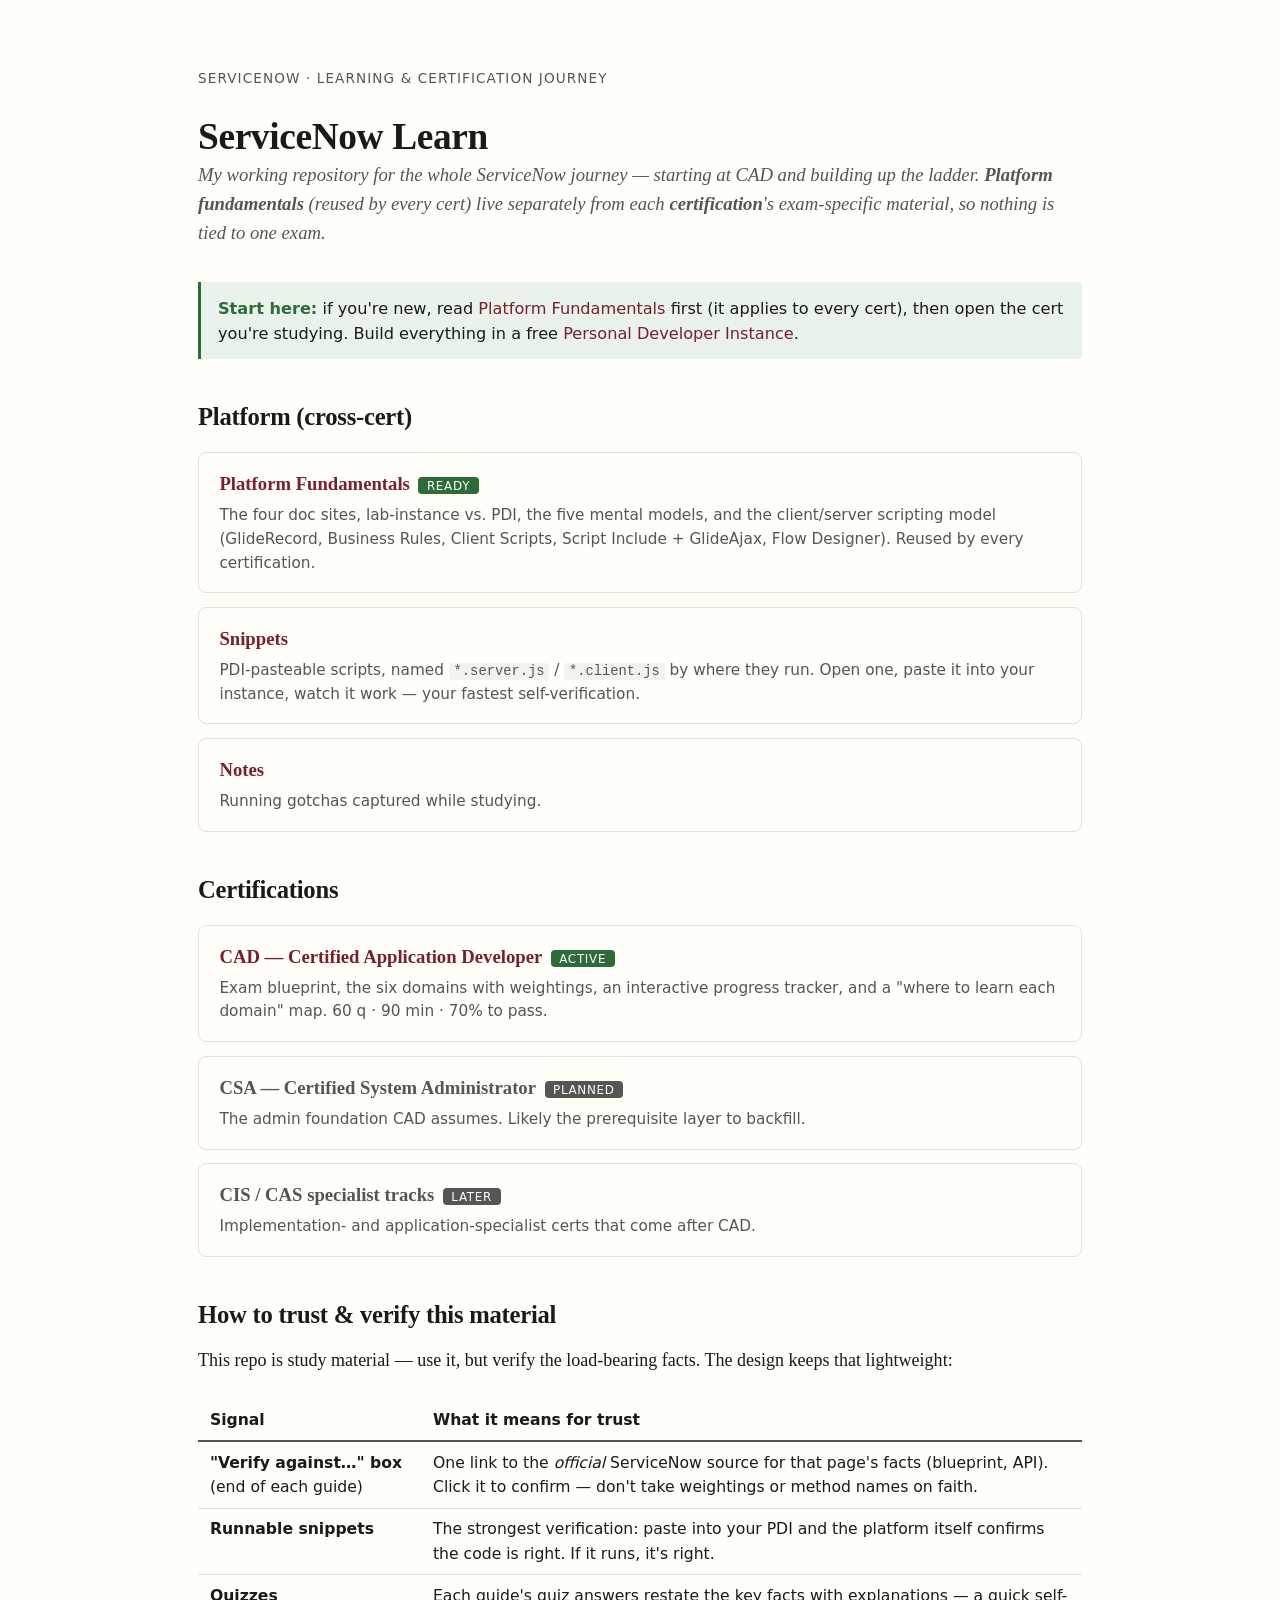
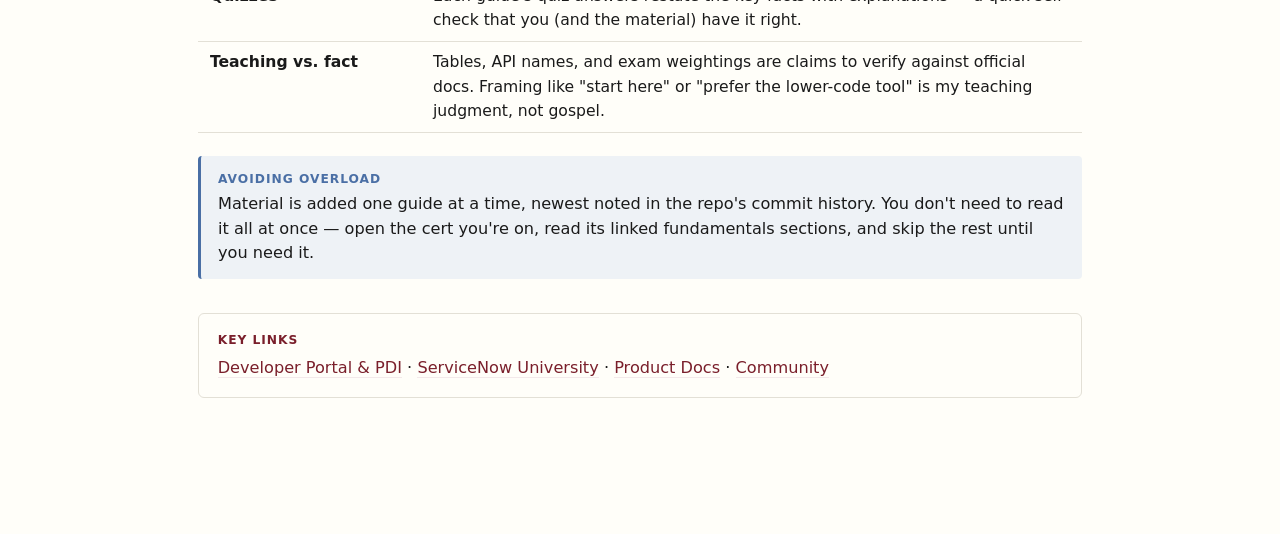
<file: index.html>
<!DOCTYPE html>
<html lang="en">
<head>
<meta charset="utf-8">
<meta name="viewport" content="width=device-width, initial-scale=1">
<title>ServiceNow Learn — Home</title>
<link rel="stylesheet" href="assets/style.css">
<style>
  .cards { list-style: none; padding: 0; margin: 1.2rem 0; }
  .cards li { border: 1px solid var(--rule); border-radius: 8px; padding: 1rem 1.2rem; margin: 0.8rem 0; }
  .cards a { font-size: 1.1rem; font-weight: 600; border: none; }
  .cards .muted { font-size: 1.1rem; font-weight: 600; color: var(--ink-soft); }
  .cards .desc { font-family: var(--font-ui); font-size: 0.9rem; color: var(--ink-soft); margin: 0.3rem 0 0; }
  .tag { font-family: var(--font-ui); font-size: 0.7rem; text-transform: uppercase; letter-spacing: 0.06em; color: #fff; background: var(--good); padding: 0.1rem 0.5rem; border-radius: 4px; margin-left: 0.5rem; vertical-align: middle; }
  .tag.soon { background: var(--ink-soft); }
</style>
</head>
<body>
<div class="wrap wrap--wide">

  <div class="crumbs">ServiceNow · Learning &amp; certification journey</div>
  <h1>ServiceNow Learn</h1>
  <p class="subtitle">My working repository for the whole ServiceNow journey — starting at CAD and building up the ladder. <strong>Platform fundamentals</strong> (reused by every cert) live separately from each <strong>certification</strong>'s exam-specific material, so nothing is tied to one exam.</p>

  <div class="win">
    <strong>Start here:</strong> if you're new, read <a href="platform/fundamentals/index.html">Platform Fundamentals</a>
    first (it applies to every cert), then open the cert you're studying. Build everything in a free
    <a href="https://developer.servicenow.com/dev.do">Personal Developer Instance</a>.
  </div>

  <h2>Platform (cross-cert)</h2>
  <ul class="cards">
    <li>
      <a href="platform/fundamentals/index.html">Platform Fundamentals</a><span class="tag">Ready</span>
      <p class="desc">The four doc sites, lab-instance vs. PDI, the five mental models, and the client/server scripting model (GlideRecord, Business Rules, Client Scripts, Script Include + GlideAjax, Flow Designer). Reused by every certification.</p>
    </li>
    <li>
      <a href="platform/snippets/">Snippets</a>
      <p class="desc">PDI-pasteable scripts, named <code>*.server.js</code> / <code>*.client.js</code> by where they run. Open one, paste it into your instance, watch it work — your fastest self-verification.</p>
    </li>
    <li>
      <a href="platform/notes/">Notes</a>
      <p class="desc">Running gotchas captured while studying.</p>
    </li>
  </ul>

  <h2>Certifications</h2>
  <ul class="cards">
    <li>
      <a href="certs/cad/index.html">CAD — Certified Application Developer</a><span class="tag">Active</span>
      <p class="desc">Exam blueprint, the six domains with weightings, an interactive progress tracker, and a "where to learn each domain" map. 60 q · 90 min · 70% to pass.</p>
    </li>
    <li>
      <span class="muted">CSA — Certified System Administrator</span><span class="tag soon">Planned</span>
      <p class="desc">The admin foundation CAD assumes. Likely the prerequisite layer to backfill.</p>
    </li>
    <li>
      <span class="muted">CIS / CAS specialist tracks</span><span class="tag soon">Later</span>
      <p class="desc">Implementation- and application-specialist certs that come after CAD.</p>
    </li>
  </ul>

  <h2>How to trust &amp; verify this material</h2>
  <p>This repo is study material — use it, but verify the load-bearing facts. The design keeps that lightweight:</p>
  <table>
    <tr><th>Signal</th><th>What it means for trust</th></tr>
    <tr><td><strong>"Verify against…" box</strong> (end of each guide)</td><td>One link to the <em>official</em> ServiceNow source for that page's facts (blueprint, API). Click it to confirm — don't take weightings or method names on faith.</td></tr>
    <tr><td><strong>Runnable snippets</strong></td><td>The strongest verification: paste into your PDI and the platform itself confirms the code is right. If it runs, it's right.</td></tr>
    <tr><td><strong>Quizzes</strong></td><td>Each guide's quiz answers restate the key facts with explanations — a quick self-check that you (and the material) have it right.</td></tr>
    <tr><td><strong>Teaching vs. fact</strong></td><td>Tables, API names, and exam weightings are claims to verify against official docs. Framing like "start here" or "prefer the lower-code tool" is my teaching judgment, not gospel.</td></tr>
  </table>
  <div class="note">
    <span class="label">Avoiding overload</span>
    Material is added one guide at a time, newest noted in the repo's commit history. You don't need to read it
    all at once — open the cert you're on, read its linked fundamentals sections, and skip the rest until you need it.
  </div>

  <div class="source">
    <span class="label">Key links</span>
    <a href="https://developer.servicenow.com/dev.do">Developer Portal &amp; PDI</a> ·
    <a href="https://learning.servicenow.com/">ServiceNow University</a> ·
    <a href="https://www.servicenow.com/docs/">Product Docs</a> ·
    <a href="https://www.servicenow.com/community/">Community</a>
  </div>

</div>
</body>
</html>
</file>
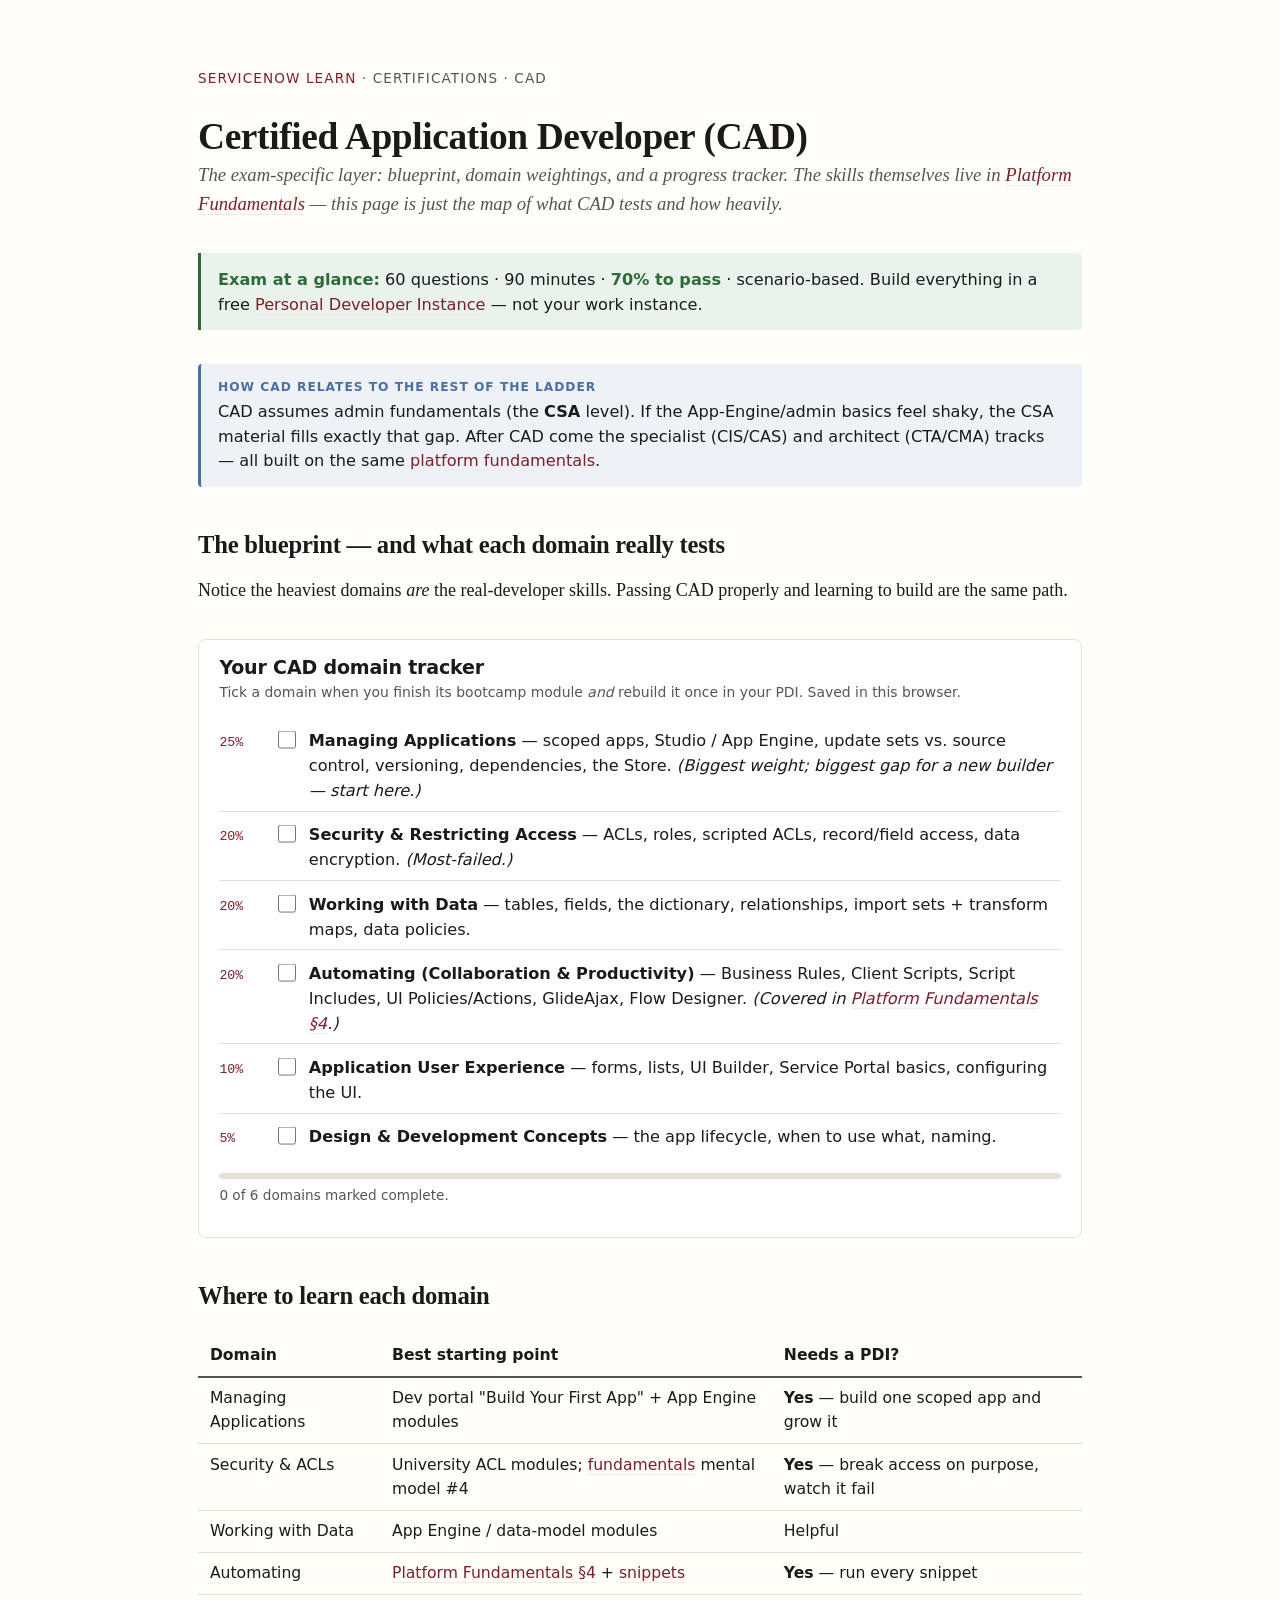
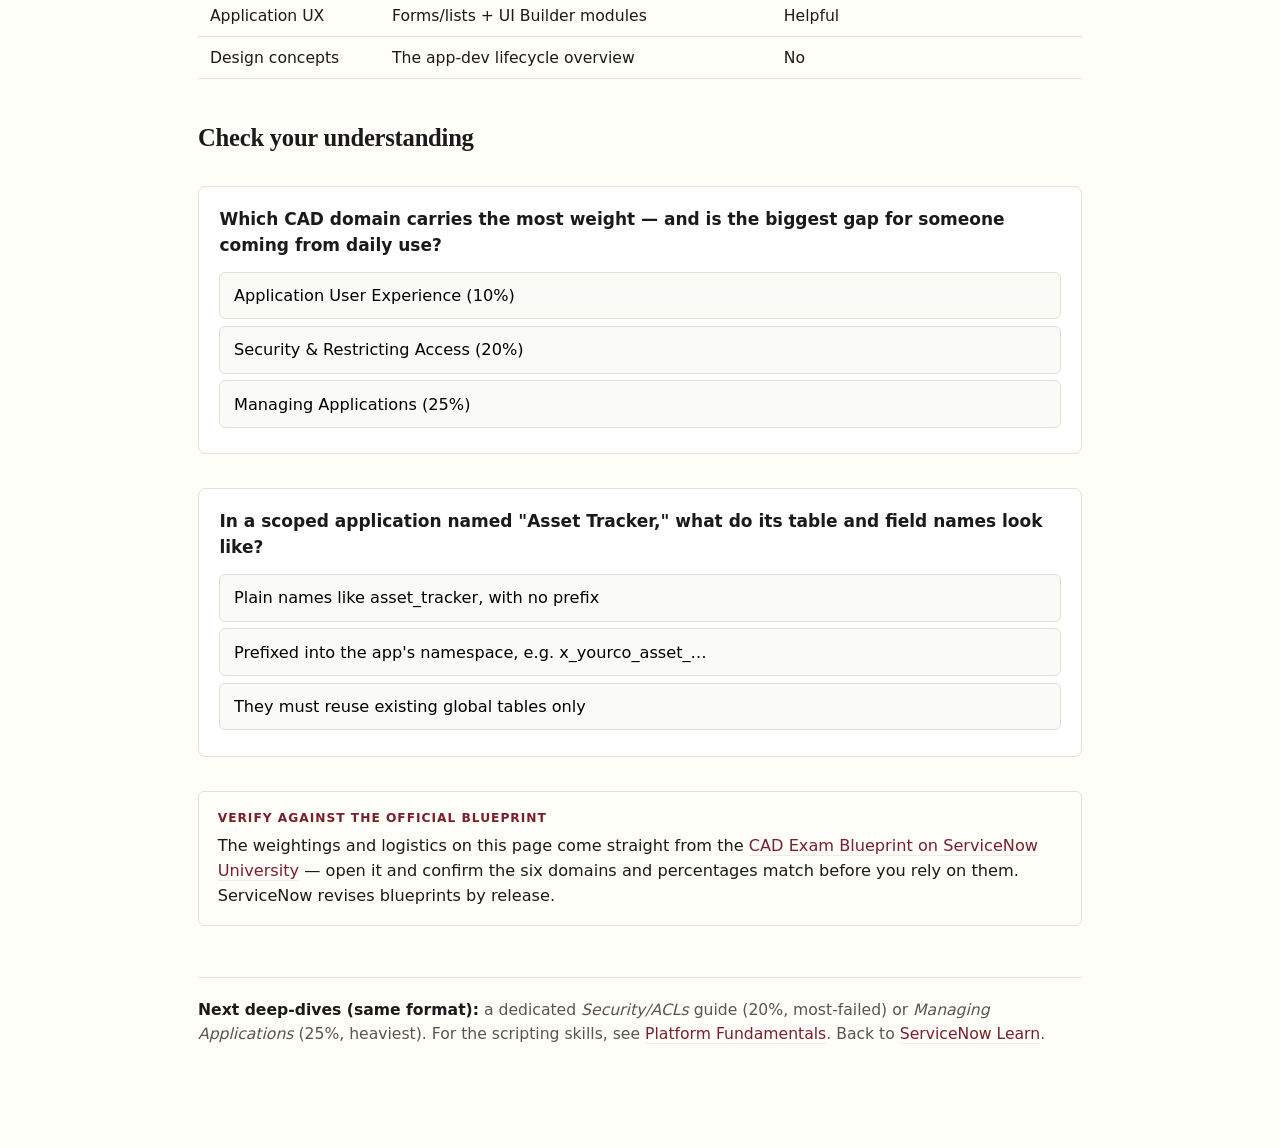
<file: certs/cad/index.html>
<!DOCTYPE html>
<html lang="en">
<head>
<meta charset="utf-8">
<meta name="viewport" content="width=device-width, initial-scale=1">
<title>ServiceNow CAD — Certified Application Developer</title>
<link rel="stylesheet" href="../../assets/style.css">
<style>
  .tracker { font-family: var(--font-ui); border: 1px solid var(--rule); border-radius: 8px; padding: 1rem 1.2rem; margin: 2rem 0; background: #fff; }
  .tracker h3 { margin: 0 0 0.2rem; }
  .tracker .hint { font-size: 0.82rem; color: var(--ink-soft); margin: 0 0 0.8rem; }
  .tracker ul { list-style: none; padding-left: 0; margin: 0; }
  .tracker li { display: flex; align-items: baseline; gap: 0.6rem; padding: 0.45rem 0; border-bottom: 1px solid var(--rule); font-size: 0.95rem; }
  .tracker li:last-child { border-bottom: none; }
  .tracker input[type=checkbox] { width: 1.05rem; height: 1.05rem; accent-color: var(--good); flex: 0 0 auto; transform: translateY(0.15rem); }
  .tracker .wt { font-family: var(--font-mono); font-size: 0.78rem; color: var(--accent); flex: 0 0 2.6rem; }
  .tracker label.done { text-decoration: line-through; color: var(--ink-soft); }
  .tracker .bar { height: 6px; background: var(--rule); border-radius: 3px; margin-top: 0.9rem; overflow: hidden; }
  .tracker .bar > span { display: block; height: 100%; width: 0; background: var(--good); transition: width .2s; }
  .tracker .pct { font-size: 0.8rem; color: var(--ink-soft); margin-top: 0.4rem; }
</style>
</head>
<body>
<div class="wrap wrap--wide">

  <div class="crumbs">
    <a href="../../index.html">ServiceNow Learn</a> · Certifications · CAD
  </div>
  <h1>Certified Application Developer (CAD)</h1>
  <p class="subtitle">The exam-specific layer: blueprint, domain weightings, and a progress tracker. The skills themselves live in <a href="../../platform/fundamentals/index.html">Platform Fundamentals</a> — this page is just the map of what CAD tests and how heavily.</p>

  <div class="win">
    <strong>Exam at a glance:</strong> 60 questions · 90 minutes · <strong>70% to pass</strong> · scenario-based.
    Build everything in a free <a href="https://developer.servicenow.com/dev.do">Personal Developer Instance</a> —
    not your work instance.
  </div>

  <div class="note">
    <span class="label">How CAD relates to the rest of the ladder</span>
    CAD assumes admin fundamentals (the <strong>CSA</strong> level). If the App-Engine/admin basics feel shaky, the
    CSA material fills exactly that gap. After CAD come the specialist (CIS/CAS) and architect (CTA/CMA) tracks —
    all built on the same <a href="../../platform/fundamentals/index.html">platform fundamentals</a>.
  </div>

  <h2>The blueprint — and what each domain really tests</h2>
  <p>Notice the heaviest domains <em>are</em> the real-developer skills. Passing CAD properly and learning to build are the same path.</p>

  <div class="tracker" id="tracker">
    <h3>Your CAD domain tracker</h3>
    <p class="hint">Tick a domain when you finish its bootcamp module <em>and</em> rebuild it once in your PDI. Saved in this browser.</p>
    <ul>
      <li><span class="wt">25%</span><input type="checkbox" id="d1"><label for="d1"><strong>Managing Applications</strong> — scoped apps, Studio / App Engine, update sets vs. source control, versioning, dependencies, the Store. <em>(Biggest weight; biggest gap for a new builder — start here.)</em></label></li>
      <li><span class="wt">20%</span><input type="checkbox" id="d2"><label for="d2"><strong>Security &amp; Restricting Access</strong> — ACLs, roles, scripted ACLs, record/field access, data encryption. <em>(Most-failed.)</em></label></li>
      <li><span class="wt">20%</span><input type="checkbox" id="d3"><label for="d3"><strong>Working with Data</strong> — tables, fields, the dictionary, relationships, import sets + transform maps, data policies.</label></li>
      <li><span class="wt">20%</span><input type="checkbox" id="d4"><label for="d4"><strong>Automating (Collaboration &amp; Productivity)</strong> — Business Rules, Client Scripts, Script Includes, UI Policies/Actions, GlideAjax, Flow Designer. <em>(Covered in <a href="../../platform/fundamentals/index.html">Platform Fundamentals §4</a>.)</em></label></li>
      <li><span class="wt">10%</span><input type="checkbox" id="d5"><label for="d5"><strong>Application User Experience</strong> — forms, lists, UI Builder, Service Portal basics, configuring the UI.</label></li>
      <li><span class="wt">5%</span><input type="checkbox" id="d6"><label for="d6"><strong>Design &amp; Development Concepts</strong> — the app lifecycle, when to use what, naming.</label></li>
    </ul>
    <div class="bar"><span id="bar"></span></div>
    <p class="pct" id="pct">0 of 6 domains marked complete.</p>
  </div>

  <h2>Where to learn each domain</h2>
  <table>
    <tr><th>Domain</th><th>Best starting point</th><th>Needs a PDI?</th></tr>
    <tr><td>Managing Applications</td><td>Dev portal "Build Your First App" + App Engine modules</td><td><strong>Yes</strong> — build one scoped app and grow it</td></tr>
    <tr><td>Security &amp; ACLs</td><td>University ACL modules; <a href="../../platform/fundamentals/index.html">fundamentals</a> mental model #4</td><td><strong>Yes</strong> — break access on purpose, watch it fail</td></tr>
    <tr><td>Working with Data</td><td>App Engine / data-model modules</td><td>Helpful</td></tr>
    <tr><td>Automating</td><td><a href="../../platform/fundamentals/index.html">Platform Fundamentals §4</a> + <a href="../../platform/snippets/">snippets</a></td><td><strong>Yes</strong> — run every snippet</td></tr>
    <tr><td>Application UX</td><td>Forms/lists + UI Builder modules</td><td>Helpful</td></tr>
    <tr><td>Design concepts</td><td>The app-dev lifecycle overview</td><td>No</td></tr>
  </table>

  <h2>Check your understanding</h2>
  <div class="quiz" data-answer="2">
    <p class="quiz-prompt">Which CAD domain carries the most weight — and is the biggest gap for someone coming from daily use?</p>
    <button class="quiz-choice">Application User Experience (10%)</button>
    <button class="quiz-choice">Security &amp; Restricting Access (20%)</button>
    <button class="quiz-choice">Managing Applications (25%)</button>
    <p class="quiz-explain"><strong>Managing Applications</strong> (scoped apps, Studio, update sets, versioning) is 25% and almost entirely new to a user who hasn't built before. Start there.</p>
  </div>
  <div class="quiz" data-answer="1">
    <p class="quiz-prompt">In a scoped application named "Asset Tracker," what do its table and field names look like?</p>
    <button class="quiz-choice">Plain names like asset_tracker, with no prefix</button>
    <button class="quiz-choice">Prefixed into the app's namespace, e.g. x_yourco_asset_…</button>
    <button class="quiz-choice">They must reuse existing global tables only</button>
    <p class="quiz-explain">A <strong>scoped app</strong> gets its own namespace (<code>x_&lt;company&gt;_&lt;app&gt;_…</code>), keeping its tables, fields, and scripts isolated from the global platform. That isolation is the whole point of the 25% Managing Applications domain.</p>
  </div>

  <div class="source">
    <span class="label">Verify against the official blueprint</span>
    The weightings and logistics on this page come straight from the
    <a href="https://learning.servicenow.com/lxp/en/credentials/certified-application-developer-mainline-exam-blueprint?id=kb_article_view&amp;sysparm_article=KB0011498">CAD Exam Blueprint on ServiceNow University</a> —
    open it and confirm the six domains and percentages match before you rely on them. ServiceNow revises blueprints by release.
  </div>

  <div class="teacher">
    <strong>Next deep-dives (same format):</strong> a dedicated <em>Security/ACLs</em> guide (20%, most-failed) or
    <em>Managing Applications</em> (25%, heaviest). For the scripting skills, see
    <a href="../../platform/fundamentals/index.html">Platform Fundamentals</a>. Back to
    <a href="../../index.html">ServiceNow Learn</a>.
  </div>

</div>

<script src="../../assets/quiz.js"></script>
<script>
  (function () {
    var KEY = 'cad-tracker-v1';
    var boxes = [...document.querySelectorAll('#tracker input[type=checkbox]')];
    var bar = document.getElementById('bar');
    var pct = document.getElementById('pct');
    var saved = JSON.parse(localStorage.getItem(KEY) || '{}');
    function render() {
      var done = 0;
      boxes.forEach(function (b) {
        var lbl = document.querySelector('label[for="' + b.id + '"]');
        if (b.checked) { done++; lbl.classList.add('done'); } else { lbl.classList.remove('done'); }
      });
      bar.style.width = Math.round((done / boxes.length) * 100) + '%';
      pct.textContent = done + ' of ' + boxes.length + ' domains marked complete.';
    }
    boxes.forEach(function (b) {
      if (saved[b.id]) b.checked = true;
      b.addEventListener('change', function () {
        saved[b.id] = b.checked;
        localStorage.setItem(KEY, JSON.stringify(saved));
        render();
      });
    });
    render();
  })();
</script>
</body>
</html>
</file>
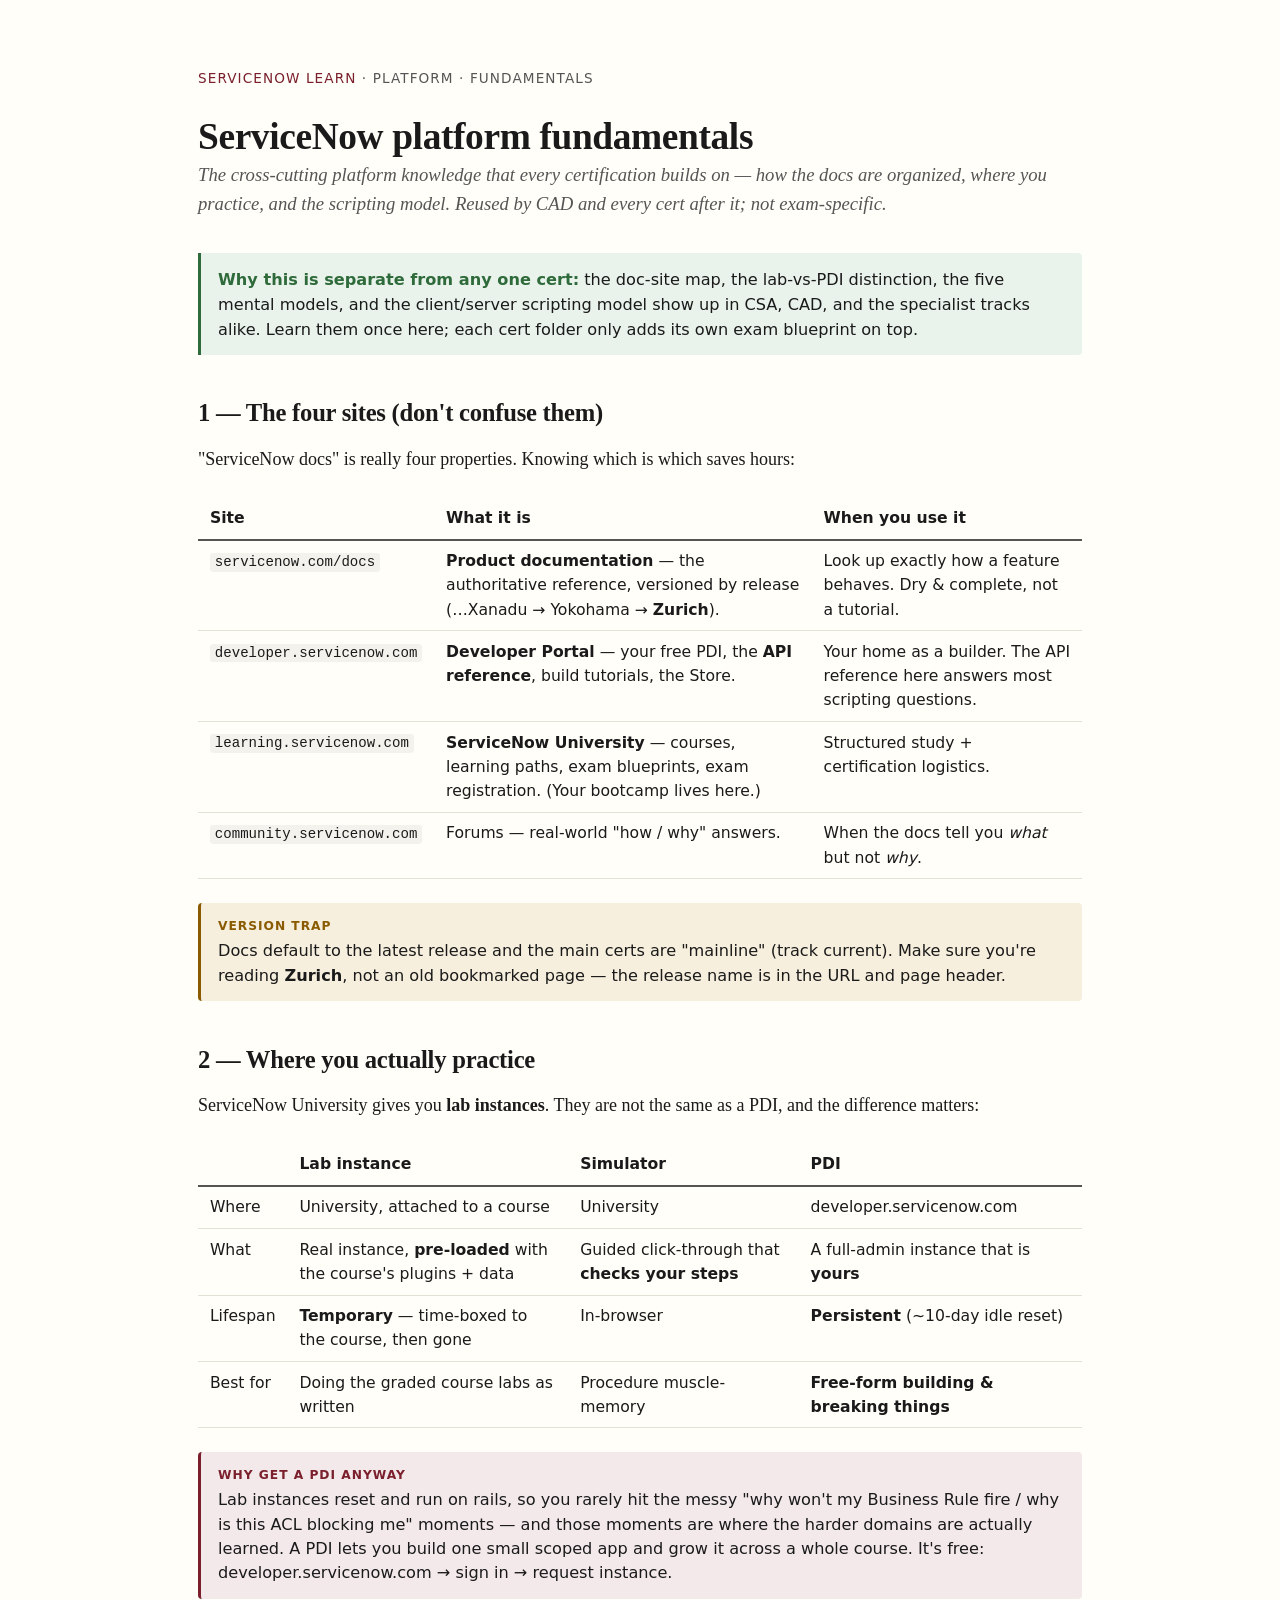
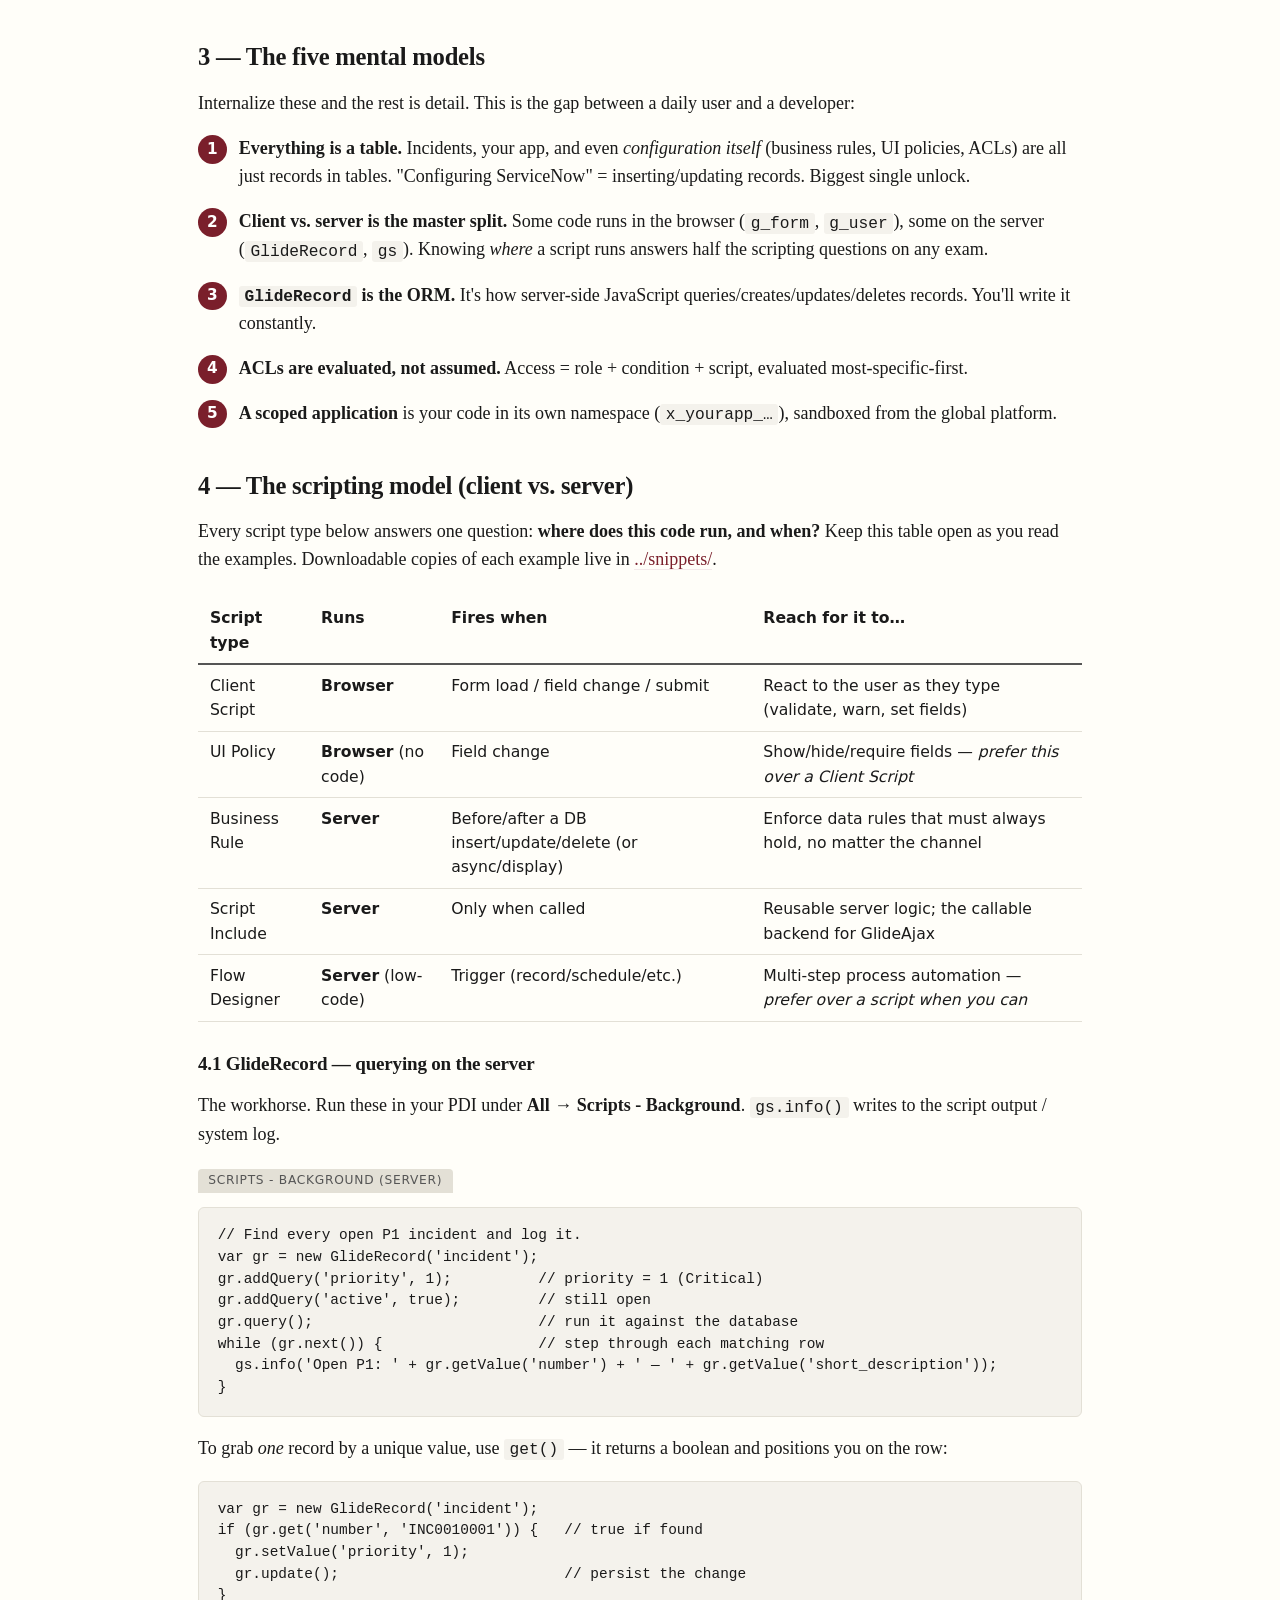
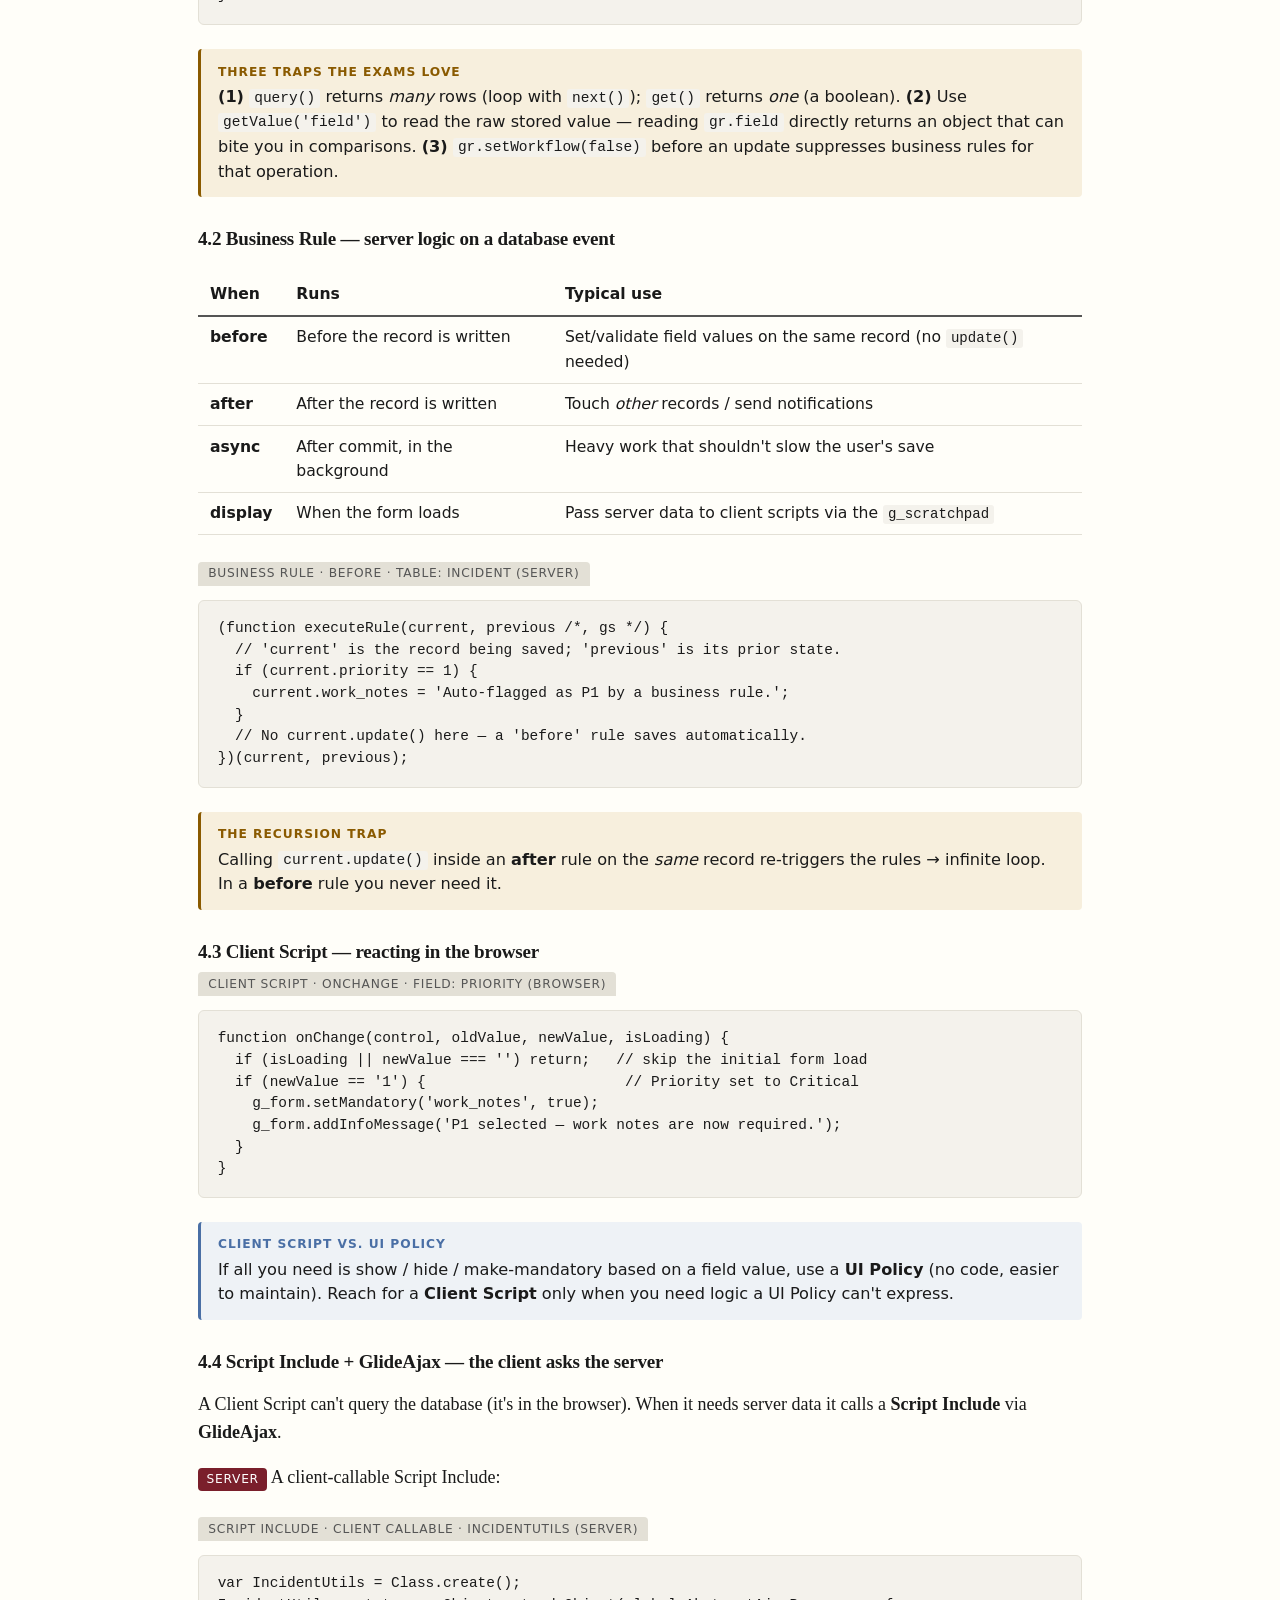
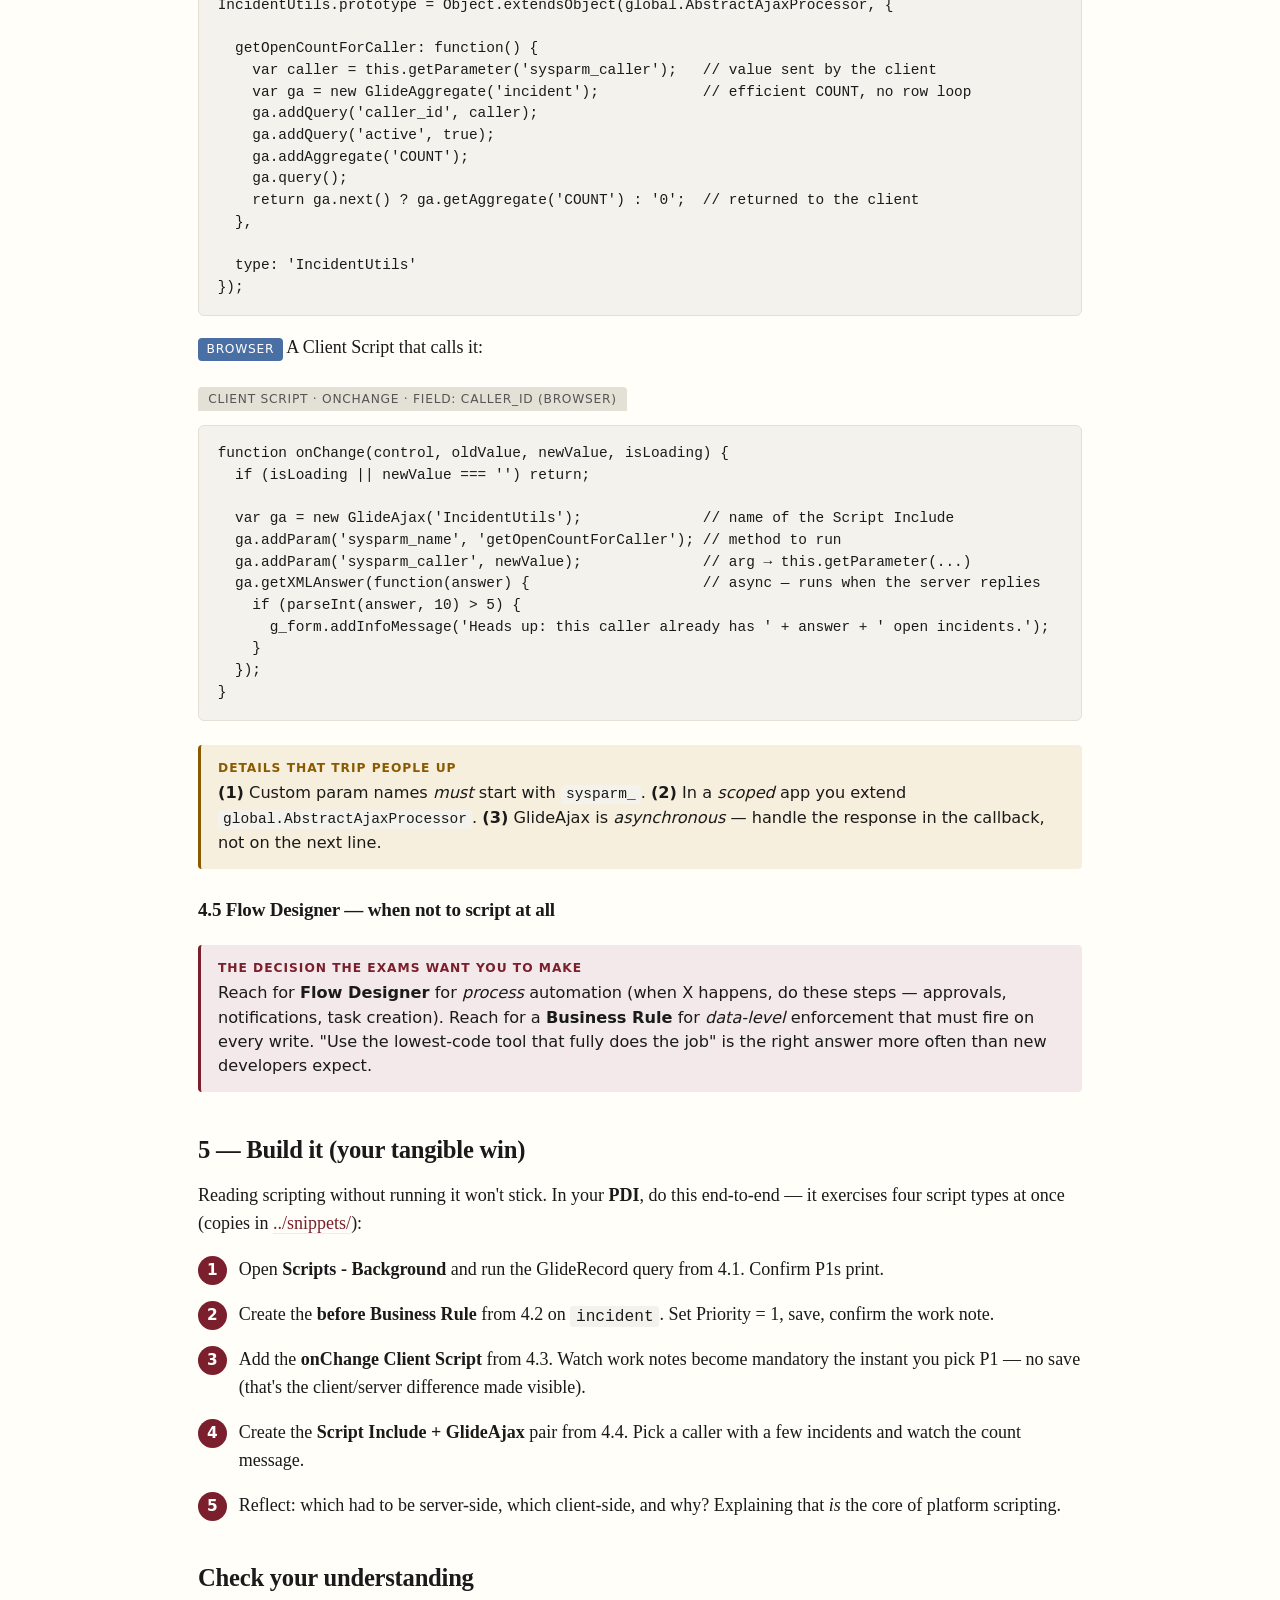
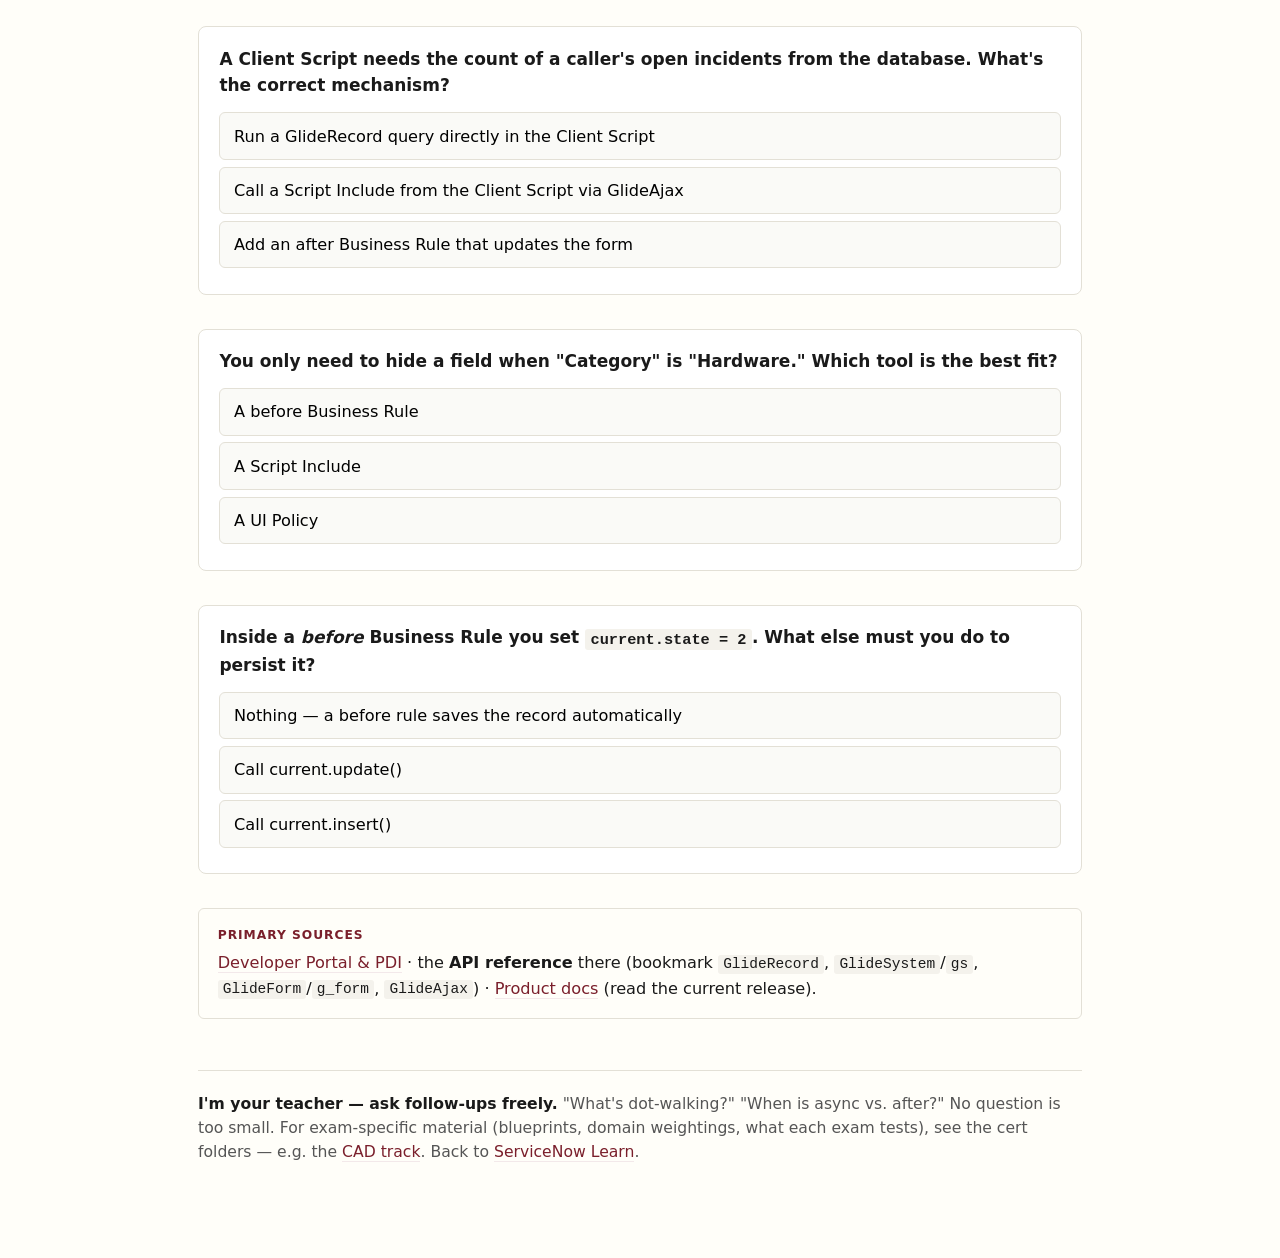
<file: platform/fundamentals/index.html>
<!DOCTYPE html>
<html lang="en">
<head>
<meta charset="utf-8">
<meta name="viewport" content="width=device-width, initial-scale=1">
<title>ServiceNow Platform Fundamentals</title>
<link rel="stylesheet" href="../../assets/style.css">
<style>
  .runs { font-family: var(--font-ui); font-size: 0.72rem; text-transform: uppercase; letter-spacing: 0.06em; color: #fff; background: var(--good); display: inline-block; padding: 0.12rem 0.5rem; border-radius: 4px; margin-bottom: 0.3rem; }
  .runs.client { background: #4a6fa5; }
  .runs.server { background: var(--accent); }
</style>
</head>
<body>
<div class="wrap wrap--wide">

  <div class="crumbs">
    <a href="../../index.html">ServiceNow Learn</a> · Platform · Fundamentals
  </div>
  <h1>ServiceNow platform fundamentals</h1>
  <p class="subtitle">The cross-cutting platform knowledge that every certification builds on — how the docs are organized, where you practice, and the scripting model. Reused by CAD and every cert after it; not exam-specific.</p>

  <div class="win">
    <strong>Why this is separate from any one cert:</strong> the doc-site map, the lab-vs-PDI distinction,
    the five mental models, and the client/server scripting model show up in CSA, CAD, and the specialist
    tracks alike. Learn them once here; each cert folder only adds its own exam blueprint on top.
  </div>

  <h2>1 — The four sites (don't confuse them)</h2>
  <p>"ServiceNow docs" is really four properties. Knowing which is which saves hours:</p>
  <table>
    <tr><th>Site</th><th>What it is</th><th>When you use it</th></tr>
    <tr><td><code>servicenow.com/docs</code></td><td><strong>Product documentation</strong> — the authoritative reference, versioned by release (…Xanadu → Yokohama → <strong>Zurich</strong>).</td><td>Look up exactly how a feature behaves. Dry &amp; complete, not a tutorial.</td></tr>
    <tr><td><code>developer.servicenow.com</code></td><td><strong>Developer Portal</strong> — your free PDI, the <strong>API reference</strong>, build tutorials, the Store.</td><td>Your home as a builder. The API reference here answers most scripting questions.</td></tr>
    <tr><td><code>learning.servicenow.com</code></td><td><strong>ServiceNow University</strong> — courses, learning paths, exam blueprints, exam registration. (Your bootcamp lives here.)</td><td>Structured study + certification logistics.</td></tr>
    <tr><td><code>community.servicenow.com</code></td><td>Forums — real-world "how / why" answers.</td><td>When the docs tell you <em>what</em> but not <em>why</em>.</td></tr>
  </table>
  <div class="gotcha">
    <span class="label">Version trap</span>
    Docs default to the latest release and the main certs are "mainline" (track current). Make sure you're
    reading <strong>Zurich</strong>, not an old bookmarked page — the release name is in the URL and page header.
  </div>

  <h2>2 — Where you actually practice</h2>
  <p>ServiceNow University gives you <strong>lab instances</strong>. They are not the same as a PDI, and the difference matters:</p>
  <table>
    <tr><th></th><th>Lab instance</th><th>Simulator</th><th>PDI</th></tr>
    <tr><td>Where</td><td>University, attached to a course</td><td>University</td><td>developer.servicenow.com</td></tr>
    <tr><td>What</td><td>Real instance, <strong>pre-loaded</strong> with the course's plugins + data</td><td>Guided click-through that <strong>checks your steps</strong></td><td>A full-admin instance that is <strong>yours</strong></td></tr>
    <tr><td>Lifespan</td><td><strong>Temporary</strong> — time-boxed to the course, then gone</td><td>In-browser</td><td><strong>Persistent</strong> (~10-day idle reset)</td></tr>
    <tr><td>Best for</td><td>Doing the graded course labs as written</td><td>Procedure muscle-memory</td><td><strong>Free-form building &amp; breaking things</strong></td></tr>
  </table>
  <div class="why">
    <span class="label">Why get a PDI anyway</span>
    Lab instances reset and run on rails, so you rarely hit the messy "why won't my Business Rule fire / why is
    this ACL blocking me" moments — and those moments are where the harder domains are actually learned. A PDI
    lets you build one small scoped app and grow it across a whole course. It's free: developer.servicenow.com →
    sign in → request instance.
  </div>

  <h2>3 — The five mental models</h2>
  <p>Internalize these and the rest is detail. This is the gap between a daily user and a developer:</p>
  <ol class="steps">
    <li><strong>Everything is a table.</strong> Incidents, your app, and even <em>configuration itself</em> (business rules, UI policies, ACLs) are all just records in tables. "Configuring ServiceNow" = inserting/updating records. Biggest single unlock.</li>
    <li><strong>Client vs. server is the master split.</strong> Some code runs in the browser (<code>g_form</code>, <code>g_user</code>), some on the server (<code>GlideRecord</code>, <code>gs</code>). Knowing <em>where</em> a script runs answers half the scripting questions on any exam.</li>
    <li><strong><code>GlideRecord</code> is the ORM.</strong> It's how server-side JavaScript queries/creates/updates/deletes records. You'll write it constantly.</li>
    <li><strong>ACLs are evaluated, not assumed.</strong> Access = role + condition + script, evaluated most-specific-first.</li>
    <li><strong>A scoped application</strong> is your code in its own namespace (<code>x_yourapp_…</code>), sandboxed from the global platform.</li>
  </ol>

  <h2>4 — The scripting model (client vs. server)</h2>
  <p>Every script type below answers one question: <strong>where does this code run, and when?</strong> Keep this table open as you read the examples. Downloadable copies of each example live in <a href="../snippets/">../snippets/</a>.</p>
  <table>
    <tr><th>Script type</th><th>Runs</th><th>Fires when</th><th>Reach for it to…</th></tr>
    <tr><td>Client Script</td><td><strong>Browser</strong></td><td>Form load / field change / submit</td><td>React to the user as they type (validate, warn, set fields)</td></tr>
    <tr><td>UI Policy</td><td><strong>Browser</strong> (no code)</td><td>Field change</td><td>Show/hide/require fields — <em>prefer this over a Client Script</em></td></tr>
    <tr><td>Business Rule</td><td><strong>Server</strong></td><td>Before/after a DB insert/update/delete (or async/display)</td><td>Enforce data rules that must always hold, no matter the channel</td></tr>
    <tr><td>Script Include</td><td><strong>Server</strong></td><td>Only when called</td><td>Reusable server logic; the callable backend for GlideAjax</td></tr>
    <tr><td>Flow Designer</td><td><strong>Server</strong> (low-code)</td><td>Trigger (record/schedule/etc.)</td><td>Multi-step process automation — <em>prefer over a script when you can</em></td></tr>
  </table>

  <h3>4.1 GlideRecord — querying on the server</h3>
  <p>The workhorse. Run these in your PDI under <strong>All → Scripts - Background</strong>. <code>gs.info()</code> writes to the script output / system log.</p>
  <span class="filename">Scripts - Background (server)</span>
<pre><code>// Find every open P1 incident and log it.
var gr = new GlideRecord('incident');
gr.addQuery('priority', 1);          // priority = 1 (Critical)
gr.addQuery('active', true);         // still open
gr.query();                          // run it against the database
while (gr.next()) {                  // step through each matching row
  gs.info('Open P1: ' + gr.getValue('number') + ' — ' + gr.getValue('short_description'));
}</code></pre>
  <p>To grab <em>one</em> record by a unique value, use <code>get()</code> — it returns a boolean and positions you on the row:</p>
<pre><code>var gr = new GlideRecord('incident');
if (gr.get('number', 'INC0010001')) {   // true if found
  gr.setValue('priority', 1);
  gr.update();                          // persist the change
}</code></pre>
  <div class="gotcha">
    <span class="label">Three traps the exams love</span>
    <strong>(1)</strong> <code>query()</code> returns <em>many</em> rows (loop with <code>next()</code>); <code>get()</code> returns <em>one</em> (a boolean).
    <strong>(2)</strong> Use <code>getValue('field')</code> to read the raw stored value — reading <code>gr.field</code> directly returns an object that can bite you in comparisons.
    <strong>(3)</strong> <code>gr.setWorkflow(false)</code> before an update suppresses business rules for that operation.
  </div>

  <h3>4.2 Business Rule — server logic on a database event</h3>
  <table>
    <tr><th>When</th><th>Runs</th><th>Typical use</th></tr>
    <tr><td><strong>before</strong></td><td>Before the record is written</td><td>Set/validate field values on the same record (no <code>update()</code> needed)</td></tr>
    <tr><td><strong>after</strong></td><td>After the record is written</td><td>Touch <em>other</em> records / send notifications</td></tr>
    <tr><td><strong>async</strong></td><td>After commit, in the background</td><td>Heavy work that shouldn't slow the user's save</td></tr>
    <tr><td><strong>display</strong></td><td>When the form loads</td><td>Pass server data to client scripts via the <code>g_scratchpad</code></td></tr>
  </table>
  <span class="filename">Business Rule · before · table: incident (server)</span>
<pre><code>(function executeRule(current, previous /*, gs */) {
  // 'current' is the record being saved; 'previous' is its prior state.
  if (current.priority == 1) {
    current.work_notes = 'Auto-flagged as P1 by a business rule.';
  }
  // No current.update() here — a 'before' rule saves automatically.
})(current, previous);</code></pre>
  <div class="gotcha">
    <span class="label">The recursion trap</span>
    Calling <code>current.update()</code> inside an <strong>after</strong> rule on the <em>same</em> record re-triggers
    the rules → infinite loop. In a <strong>before</strong> rule you never need it.
  </div>

  <h3>4.3 Client Script — reacting in the browser</h3>
  <span class="filename">Client Script · onChange · field: priority (browser)</span>
<pre><code>function onChange(control, oldValue, newValue, isLoading) {
  if (isLoading || newValue === '') return;   // skip the initial form load
  if (newValue == '1') {                       // Priority set to Critical
    g_form.setMandatory('work_notes', true);
    g_form.addInfoMessage('P1 selected — work notes are now required.');
  }
}</code></pre>
  <div class="note">
    <span class="label">Client Script vs. UI Policy</span>
    If all you need is show / hide / make-mandatory based on a field value, use a <strong>UI Policy</strong> (no code,
    easier to maintain). Reach for a <strong>Client Script</strong> only when you need logic a UI Policy can't express.
  </div>

  <h3>4.4 Script Include + GlideAjax — the client asks the server</h3>
  <p>A Client Script can't query the database (it's in the browser). When it needs server data it calls a
  <strong>Script Include</strong> via <strong>GlideAjax</strong>.</p>
  <p><span class="runs server">Server</span> A client-callable Script Include:</p>
  <span class="filename">Script Include · client callable · IncidentUtils (server)</span>
<pre><code>var IncidentUtils = Class.create();
IncidentUtils.prototype = Object.extendsObject(global.AbstractAjaxProcessor, {

  getOpenCountForCaller: function() {
    var caller = this.getParameter('sysparm_caller');   // value sent by the client
    var ga = new GlideAggregate('incident');            // efficient COUNT, no row loop
    ga.addQuery('caller_id', caller);
    ga.addQuery('active', true);
    ga.addAggregate('COUNT');
    ga.query();
    return ga.next() ? ga.getAggregate('COUNT') : '0';  // returned to the client
  },

  type: 'IncidentUtils'
});</code></pre>
  <p><span class="runs client">Browser</span> A Client Script that calls it:</p>
  <span class="filename">Client Script · onChange · field: caller_id (browser)</span>
<pre><code>function onChange(control, oldValue, newValue, isLoading) {
  if (isLoading || newValue === '') return;

  var ga = new GlideAjax('IncidentUtils');              // name of the Script Include
  ga.addParam('sysparm_name', 'getOpenCountForCaller'); // method to run
  ga.addParam('sysparm_caller', newValue);              // arg → this.getParameter(...)
  ga.getXMLAnswer(function(answer) {                    // async — runs when the server replies
    if (parseInt(answer, 10) &gt; 5) {
      g_form.addInfoMessage('Heads up: this caller already has ' + answer + ' open incidents.');
    }
  });
}</code></pre>
  <div class="gotcha">
    <span class="label">Details that trip people up</span>
    <strong>(1)</strong> Custom param names <em>must</em> start with <code>sysparm_</code>.
    <strong>(2)</strong> In a <em>scoped</em> app you extend <code>global.AbstractAjaxProcessor</code>.
    <strong>(3)</strong> GlideAjax is <em>asynchronous</em> — handle the response in the callback, not on the next line.
  </div>

  <h3>4.5 Flow Designer — when not to script at all</h3>
  <div class="why">
    <span class="label">The decision the exams want you to make</span>
    Reach for <strong>Flow Designer</strong> for <em>process</em> automation (when X happens, do these steps —
    approvals, notifications, task creation). Reach for a <strong>Business Rule</strong> for <em>data-level</em>
    enforcement that must fire on every write. "Use the lowest-code tool that fully does the job" is the right
    answer more often than new developers expect.
  </div>

  <h2>5 — Build it (your tangible win)</h2>
  <p>Reading scripting without running it won't stick. In your <strong>PDI</strong>, do this end-to-end — it exercises four script types at once (copies in <a href="../snippets/">../snippets/</a>):</p>
  <ol class="steps">
    <li>Open <strong>Scripts - Background</strong> and run the GlideRecord query from 4.1. Confirm P1s print.</li>
    <li>Create the <strong>before Business Rule</strong> from 4.2 on <code>incident</code>. Set Priority = 1, save, confirm the work note.</li>
    <li>Add the <strong>onChange Client Script</strong> from 4.3. Watch work notes become mandatory the instant you pick P1 — no save (that's the client/server difference made visible).</li>
    <li>Create the <strong>Script Include + GlideAjax</strong> pair from 4.4. Pick a caller with a few incidents and watch the count message.</li>
    <li>Reflect: which had to be server-side, which client-side, and why? Explaining that <em>is</em> the core of platform scripting.</li>
  </ol>

  <h2>Check your understanding</h2>
  <div class="quiz" data-answer="1">
    <p class="quiz-prompt">A Client Script needs the count of a caller's open incidents from the database. What's the correct mechanism?</p>
    <button class="quiz-choice">Run a GlideRecord query directly in the Client Script</button>
    <button class="quiz-choice">Call a Script Include from the Client Script via GlideAjax</button>
    <button class="quiz-choice">Add an after Business Rule that updates the form</button>
    <p class="quiz-explain">Client Scripts run in the <strong>browser</strong> and can't touch the database directly. They call server-side <strong>Script Includes</strong> through <strong>GlideAjax</strong>. <code>GlideRecord</code> is server-only.</p>
  </div>
  <div class="quiz" data-answer="2">
    <p class="quiz-prompt">You only need to hide a field when "Category" is "Hardware." Which tool is the best fit?</p>
    <button class="quiz-choice">A before Business Rule</button>
    <button class="quiz-choice">A Script Include</button>
    <button class="quiz-choice">A UI Policy</button>
    <p class="quiz-explain">Show/hide/mandatory based on a field value is exactly what a <strong>UI Policy</strong> does — no code, easy to maintain. Prefer it over a Client Script whenever it can do the job.</p>
  </div>
  <div class="quiz" data-answer="0">
    <p class="quiz-prompt">Inside a <em>before</em> Business Rule you set <code>current.state = 2</code>. What else must you do to persist it?</p>
    <button class="quiz-choice">Nothing — a before rule saves the record automatically</button>
    <button class="quiz-choice">Call current.update()</button>
    <button class="quiz-choice">Call current.insert()</button>
    <p class="quiz-explain">A <strong>before</strong> rule runs <em>before</em> the write, so your change rides along with the save. Calling <code>current.update()</code> here (or in an <em>after</em> rule on the same record) risks recursion.</p>
  </div>

  <div class="source">
    <span class="label">Primary sources</span>
    <a href="https://developer.servicenow.com/dev.do">Developer Portal &amp; PDI</a> ·
    the <strong>API reference</strong> there (bookmark <code>GlideRecord</code>, <code>GlideSystem</code>/<code>gs</code>, <code>GlideForm</code>/<code>g_form</code>, <code>GlideAjax</code>) ·
    <a href="https://www.servicenow.com/docs/">Product docs</a> (read the current release).
  </div>

  <div class="teacher">
    <strong>I'm your teacher — ask follow-ups freely.</strong> "What's dot-walking?" "When is async vs. after?"
    No question is too small. For exam-specific material (blueprints, domain weightings, what each exam tests),
    see the cert folders — e.g. the <a href="../../certs/cad/index.html">CAD track</a>. Back to
    <a href="../../index.html">ServiceNow Learn</a>.
  </div>

</div>
<script src="../../assets/quiz.js"></script>
</body>
</html>
</file>
<file: assets/style.css>
/* ==========================================================================
   Shared stylesheet for the "Fullstack/AI Developer" learning workspace.
   Tufte-inspired: generous margins, readable measure, restrained color.
   Linked by every lesson and reference doc so the course feels like one thing.
   ========================================================================== */

:root {
  --ink: #1a1a1a;
  --ink-soft: #555;
  --paper: #fffef9;
  --rule: #e3e0d6;
  --accent: #7a1f2b;        /* deep maroon — links, emphasis */
  --accent-soft: #f3e9ea;
  --good: #2f6b3a;
  --good-soft: #e9f3ec;
  --warn: #8a5a00;
  --warn-soft: #f7efdd;
  --code-bg: #f4f2ec;
  --measure: 38rem;         /* readable line length */
  --font-body: et-book, Palatino, "Palatino Linotype", Georgia, serif;
  --font-mono: "SF Mono", "JetBrains Mono", Menlo, Consolas, monospace;
  --font-ui: -apple-system, BlinkMacSystemFont, "Segoe UI", system-ui, sans-serif;
}

html { font-size: 17px; }

body {
  font-family: var(--font-body);
  color: var(--ink);
  background: var(--paper);
  line-height: 1.55;
  margin: 0;
  padding: 4rem 1.5rem 6rem;
}

.wrap { max-width: var(--measure); margin: 0 auto; }
.wrap--wide { max-width: 52rem; }

/* ---- Typographic scale ---- */
h1, h2, h3 { font-weight: 600; line-height: 1.15; letter-spacing: -0.01em; }
h1 { font-size: 2.2rem; margin: 0 0 0.2rem; }
h2 { font-size: 1.45rem; margin: 2.6rem 0 0.6rem; }
h3 { font-size: 1.12rem; margin: 1.8rem 0 0.4rem; }
p, li { font-size: 1.06rem; }
.subtitle { font-style: italic; color: var(--ink-soft); font-size: 1.1rem; margin: 0 0 2rem; }

a { color: var(--accent); text-decoration: none; border-bottom: 1px solid var(--accent-soft); }
a:hover { border-bottom-color: var(--accent); }

/* ---- Breadcrumb / meta strip ---- */
.crumbs {
  font-family: var(--font-ui);
  font-size: 0.8rem;
  text-transform: uppercase;
  letter-spacing: 0.08em;
  color: var(--ink-soft);
  margin-bottom: 1.5rem;
}
.crumbs a { border: none; }

/* ---- The "win" banner: the one tangible thing this lesson delivers ---- */
.win {
  font-family: var(--font-ui);
  font-size: 0.95rem;
  background: var(--good-soft);
  border-left: 3px solid var(--good);
  padding: 0.8rem 1rem;
  margin: 1.5rem 0 2rem;
  border-radius: 0 4px 4px 0;
}
.win strong { color: var(--good); }

/* ---- Callouts ---- */
.note, .why, .gotcha {
  font-family: var(--font-ui);
  font-size: 0.95rem;
  padding: 0.8rem 1rem;
  margin: 1.4rem 0;
  border-radius: 4px;
  line-height: 1.5;
}
.note   { background: #eef2f6; border-left: 3px solid #4a6fa5; }
.why    { background: var(--accent-soft); border-left: 3px solid var(--accent); }
.gotcha { background: var(--warn-soft); border-left: 3px solid var(--warn); }
.note .label, .why .label, .gotcha .label {
  display: block; font-weight: 700; text-transform: uppercase;
  font-size: 0.72rem; letter-spacing: 0.08em; margin-bottom: 0.25rem;
}
.note .label { color: #4a6fa5; } .why .label { color: var(--accent); } .gotcha .label { color: var(--warn); }

/* ---- Code ---- */
code { font-family: var(--font-mono); font-size: 0.9em; background: var(--code-bg); padding: 0.1em 0.35em; border-radius: 3px; }
pre {
  font-family: var(--font-mono); font-size: 0.85rem; line-height: 1.5;
  background: var(--code-bg); border: 1px solid var(--rule);
  padding: 1rem 1.1rem; border-radius: 6px; overflow-x: auto;
}
pre code { background: none; padding: 0; font-size: inherit; }
.filename {
  font-family: var(--font-ui); font-size: 0.72rem; text-transform: uppercase;
  letter-spacing: 0.06em; color: var(--ink-soft);
  background: var(--rule); display: inline-block;
  padding: 0.15rem 0.6rem; border-radius: 4px 4px 0 0; margin-bottom: -1px;
}

/* ---- Tables ---- */
table { border-collapse: collapse; width: 100%; margin: 1.4rem 0; font-family: var(--font-ui); font-size: 0.92rem; }
th, td { text-align: left; padding: 0.5rem 0.7rem; border-bottom: 1px solid var(--rule); vertical-align: top; }
th { font-weight: 700; border-bottom: 2px solid var(--ink-soft); }

/* ---- Primary source recommendation ---- */
.source {
  font-family: var(--font-ui); font-size: 0.95rem;
  border: 1px solid var(--rule); border-radius: 6px;
  padding: 1rem 1.1rem; margin: 2rem 0;
}
.source .label { font-weight: 700; text-transform: uppercase; font-size: 0.72rem; letter-spacing: 0.08em; color: var(--accent); display: block; margin-bottom: 0.3rem; }

/* ---- Ask-your-teacher footer ---- */
.teacher {
  font-family: var(--font-ui); font-size: 0.92rem; color: var(--ink-soft);
  border-top: 1px solid var(--rule); margin-top: 3rem; padding-top: 1.2rem;
}
.teacher strong { color: var(--ink); }

/* ---- Step list ---- */
ol.steps { counter-reset: step; list-style: none; padding-left: 0; }
ol.steps > li { position: relative; padding-left: 2.4rem; margin: 1rem 0; }
ol.steps > li::before {
  counter-increment: step; content: counter(step);
  position: absolute; left: 0; top: 0;
  width: 1.7rem; height: 1.7rem; border-radius: 50%;
  background: var(--accent); color: #fff; font-family: var(--font-ui);
  font-size: 0.9rem; font-weight: 700; display: grid; place-items: center;
}

/* ---- Print ---- */
@media print {
  body { padding: 0; font-size: 12pt; background: #fff; }
  .quiz button, .teacher { break-inside: avoid; }
  a { color: var(--ink); border: none; }
  .crumbs { display: none; }
}
</file>
